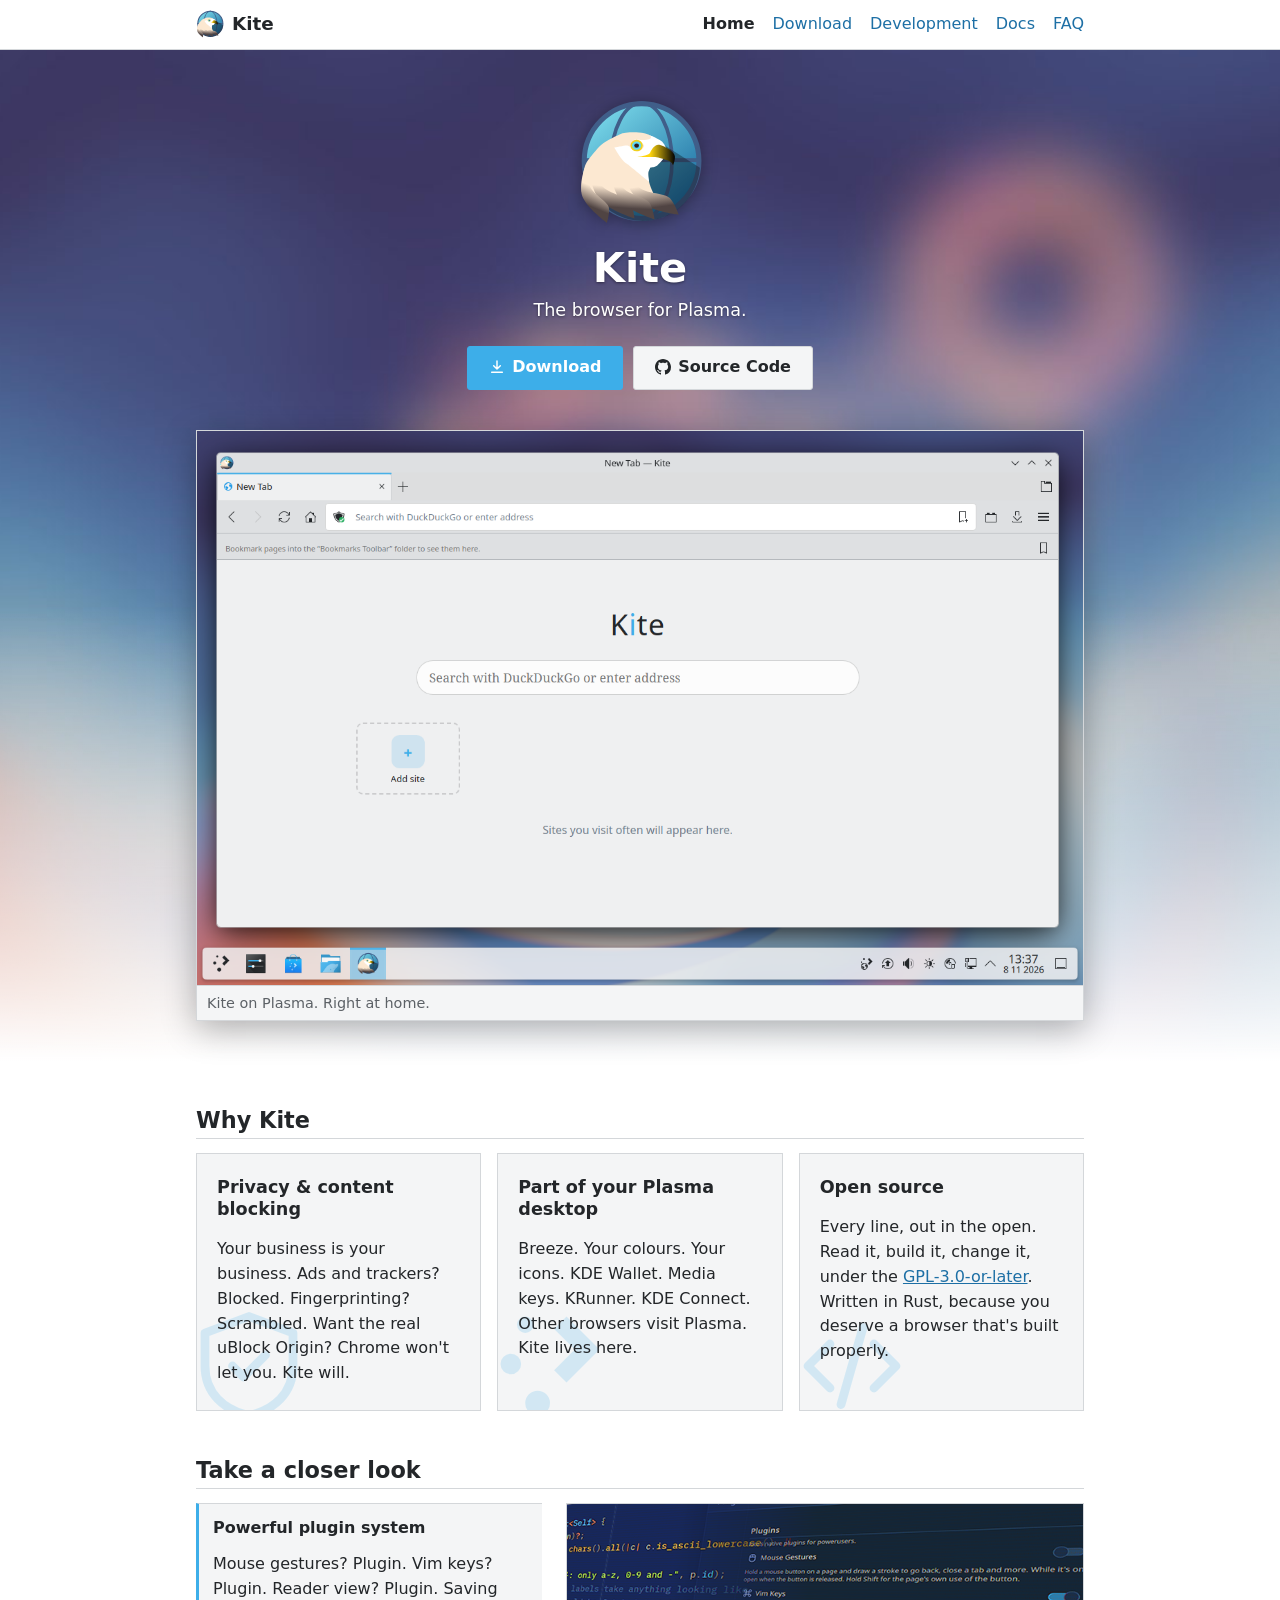
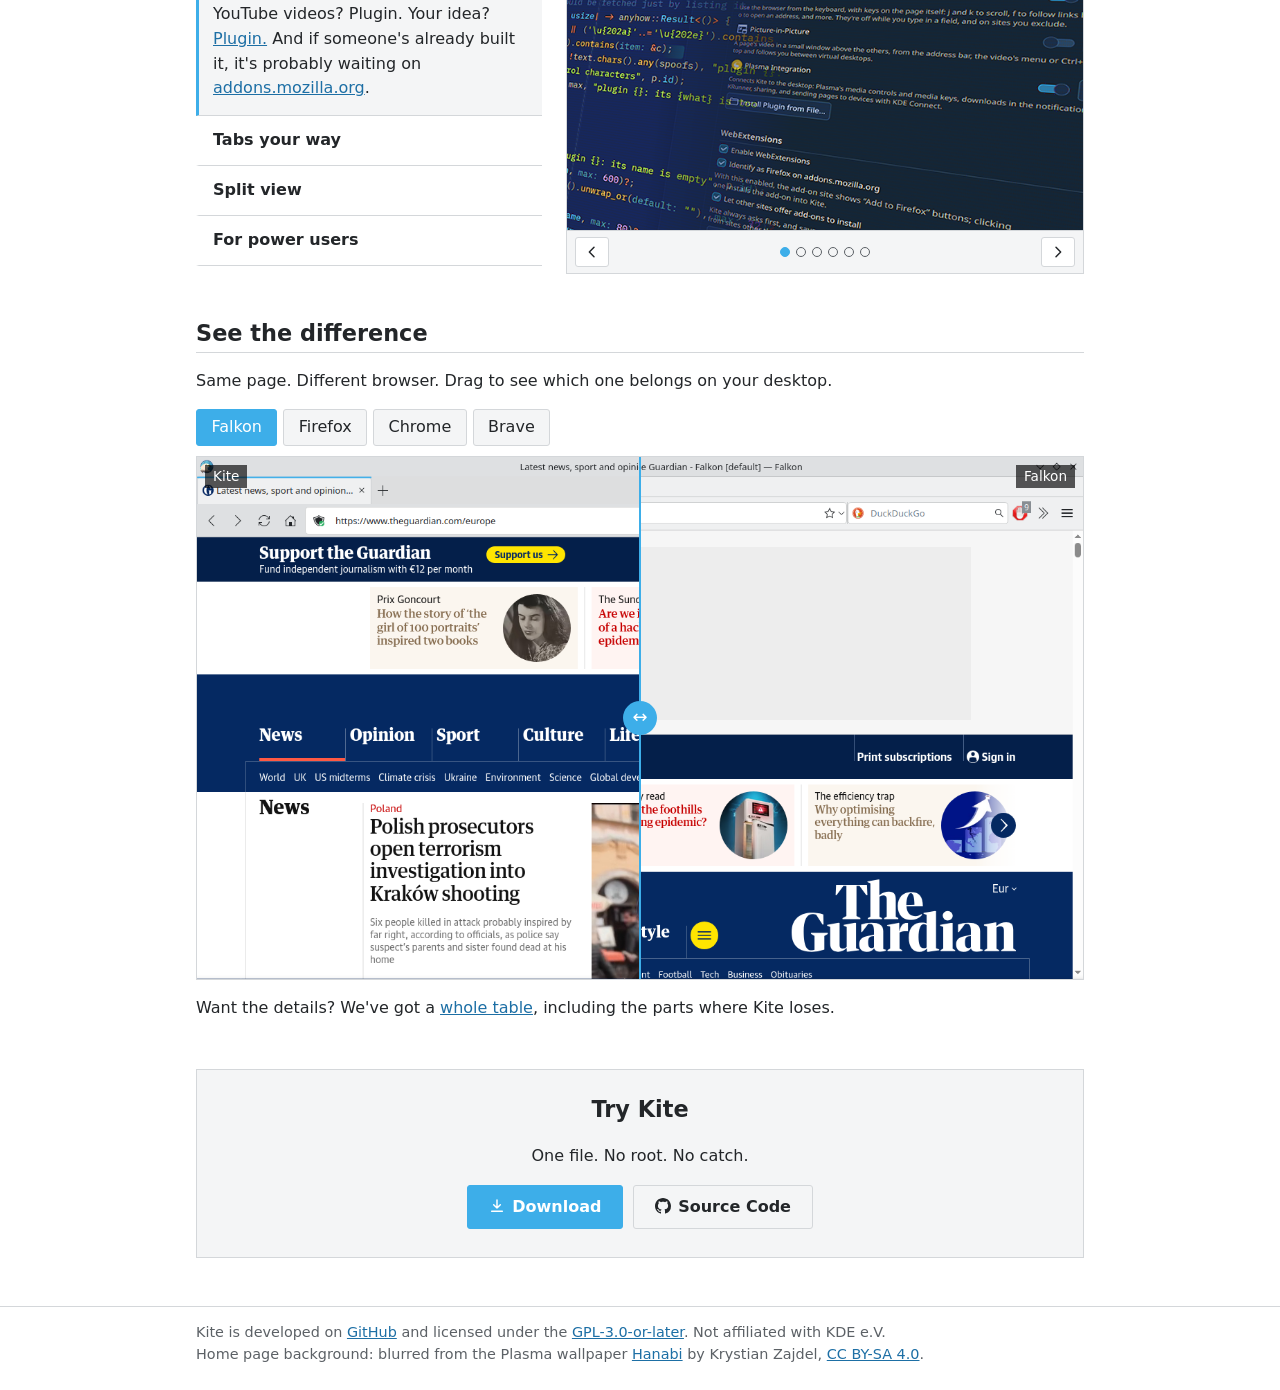
<file: index.html>
<!doctype html>
<html lang="en">
<head>
<meta charset="utf-8">
<meta name="viewport" content="width=device-width, initial-scale=1">
<title>Kite – The browser for Plasma</title>
<meta name="description" content="Kite is a web browser for KDE Plasma, written in Rust, with Firefox add-ons, tree-style tabs, split view and built-in content blocking.">
<link rel="icon" href="images/kite.svg" type="image/svg+xml">
<link rel="stylesheet" href="assets/style.css">
</head>
<body>

<header class="site-header">
  <div class="wrap">
    <a class="brand" href="./"><img src="images/kite.svg" alt="">Kite</a>
    <nav class="site-nav" aria-label="Main">
      <ul>
        <li><a href="./" aria-current="page">Home</a></li>
        <li><a href="download.html">Download</a></li>
        <li><a href="development.html">Development</a></li>
        <li><a href="docs.html">Docs</a></li>
        <li><a href="faq.html">FAQ</a></li>
      </ul>
    </nav>
  </div>
</header>

<main>

<div class="hero-bg">
<div class="wrap">

  <section class="hero">
    <img class="logo" src="images/kite.svg" alt="Kite logo">
    <h1>Kite</h1>
    <p class="tagline">The browser for Plasma.</p>
    <div class="buttons">
      <a class="button primary" href="download.html"><svg class="icon" viewBox="0 0 24 24" aria-hidden="true" fill="none" stroke="currentColor" stroke-width="2.2" stroke-linecap="round" stroke-linejoin="round"><path d="M12 3v12M7 10l5 5 5-5M4 20h16"/></svg>Download</a>
      <a class="button" href="https://github.com/n4n0GH/Kite"><svg class="icon" viewBox="0 0 16 16" aria-hidden="true" fill="currentColor"><path d="M8 0C3.58 0 0 3.58 0 8c0 3.54 2.29 6.53 5.47 7.59.4.07.55-.17.55-.38 0-.19-.01-.82-.01-1.49-2.01.37-2.53-.49-2.69-.94-.09-.23-.48-.94-.82-1.13-.28-.15-.68-.52-.01-.53.63-.01 1.08.58 1.23.82.72 1.21 1.87.87 2.33.66.07-.52.28-.87.51-1.07-1.78-.2-3.64-.89-3.64-3.95 0-.87.31-1.59.82-2.15-.08-.2-.36-1.02.08-2.12 0 0 .67-.21 2.2.82.64-.18 1.32-.27 2-.27.68 0 1.36.09 2 .27 1.53-1.04 2.2-.82 2.2-.82.44 1.1.16 1.92.08 2.12.51.56.82 1.27.82 2.15 0 3.07-1.87 3.75-3.65 3.95.29.25.54.73.54 1.48 0 1.07-.01 1.93-.01 2.2 0 .21.15.46.55.38A8.01 8.01 0 0 0 16 8c0-4.42-3.58-8-8-8z"/></svg>Source Code</a>
    </div>
  </section>

  <figure class="shot">
    <img src="images/screenshots/startpage.png" alt="Kite showing its empty start page"
         onerror="this.outerHTML='<div class=&quot;missing-image&quot;>Screenshot missing: images/screenshots/startpage.png</div>'">
    <figcaption>Kite on Plasma. Right at home.</figcaption>
  </figure>

</div>
</div>

<div class="wrap">

  <h2>Why Kite</h2>
  <div class="pillars">
    <div class="pillar">
      <svg class="pillar-icon" viewBox="0 0 24 24" aria-hidden="true" fill="none" stroke="currentColor" stroke-width="1.6" stroke-linecap="round" stroke-linejoin="round"><path d="M12 3l8 3v6c0 5-3.5 8-8 9-4.5-1-8-4-8-9V6l8-3zM9 12l2 2 4-4"/></svg>
      <h3>Privacy &amp; content blocking</h3>
      <p>Your business is your business. Ads and trackers? Blocked. Fingerprinting? Scrambled. Want the real uBlock Origin? Chrome won't let you. Kite will.</p>
    </div>
    <div class="pillar">
      <svg class="pillar-icon" viewBox="0 0 16 16" aria-hidden="true" fill="currentColor"><path d="M5 2a1 1 0 1 0 0 2 1 1 0 0 0 0-2zM10 2L8.5 3.5 11 6 8.5 8.5 10 10l4-4-4-4zM3.25 6.5a1.25 1.25 0 1 0 0 2.5 1.25 1.25 0 0 0 0-2.5zM6.5 11a1.5 1.5 0 1 0 0 3 1.5 1.5 0 0 0 0-3z"/></svg>
      <h3>Part of your Plasma desktop</h3>
      <p>Breeze. Your colours. Your icons. KDE Wallet. Media keys. KRunner. KDE Connect. Other browsers visit Plasma. Kite lives here.</p>
    </div>
    <div class="pillar">
      <svg class="pillar-icon" viewBox="0 0 24 24" aria-hidden="true" fill="none" stroke="currentColor" stroke-width="1.6" stroke-linecap="round" stroke-linejoin="round"><path d="M8 8l-4 4 4 4M16 8l4 4-4 4M14 5l-4 14"/></svg>
      <h3>Open source</h3>
      <p>Every line, out in the open. Read it, build it, change it, under the <a href="https://github.com/n4n0GH/Kite/blob/master/LICENSE">GPL-3.0-or-later</a>. Written in Rust, because you deserve a browser that's built properly.</p>
    </div>
  </div>

  <h2>Take a closer look</h2>
  <!--
    Each slide belongs to the feature named in its data-for. A feature can have any
    number of slides: add another <figure class="explorer-slide" data-for="tabs"> right
    after its first one. Screenshots go in images/features/.
  -->
  <div class="explorer">
    <div class="explorer-list">
      <details name="explorer" data-key="plugins" open>
        <summary>Powerful plugin system</summary>
        <p>Mouse gestures? Plugin. Vim keys? Plugin. Reader view? Plugin. Saving YouTube videos? Plugin. Your idea? <a href="docs.html?doc=plugins">Plugin.</a> And if someone's already built it, it's probably waiting on <a href="https://addons.mozilla.org">addons.mozilla.org</a>.</p>
      </details>
      <details name="explorer" data-key="tabs">
        <summary>Tabs your way</summary>
        <p>Top. Bottom. Left. Right. Trees. Groups. Containers. Named sessions. Put your tabs wherever you want them. No add-ons, no CSS hacks, no permission slip.</p>
      </details>
      <details name="explorer" data-key="splitview">
        <summary>Split view</summary>
        <p>Two pages. One window. Each side gets its own tabs, because that's how it should have worked all along.</p>
      </details>
      <details name="explorer" data-key="power">
        <summary>For power users</summary>
        <p>Every action, one shortcut away. Every setting, one search away. Rebind any key, browse with Vim keys, give any site its own CSS, scripts or dark mode. Kite assumes you know what you're doing.</p>
      </details>
    </div>
    <div class="explorer-carousel" aria-roledescription="carousel" aria-label="Screenshots">
      <div class="explorer-viewport">
        <div class="explorer-track">
        <figure class="explorer-slide" data-for="plugins">
          <a href="images/features/plugins.png"><img src="images/features/plugins.png" alt="Screenshot: Powerful plugin system" loading="lazy"
             onerror="this.parentNode.outerHTML='<div class=&quot;missing-image&quot;>Screenshot missing: images/features/plugins.png</div>'"></a>
        </figure>
        <figure class="explorer-slide" data-for="tabs">
          <a href="images/features/tabs.png"><img src="images/features/tabs.png" alt="Screenshot: Tabs your way" loading="lazy"
             onerror="this.parentNode.outerHTML='<div class=&quot;missing-image&quot;>Screenshot missing: images/features/tabs.png</div>'"></a>
        </figure>
        <figure class="explorer-slide" data-for="tabs">
          <a href="images/features/tabs-2.png"><img src="images/features/tabs-2.png" alt="Screenshot: Tabs your way" loading="lazy"
             onerror="this.parentNode.outerHTML='<div class=&quot;missing-image&quot;>Screenshot missing: images/features/tabs-2.png</div>'"></a>
        </figure>
        <figure class="explorer-slide" data-for="tabs">
          <a href="images/features/tabs-3.png"><img src="images/features/tabs-3.png" alt="Screenshot: Tabs your way" loading="lazy"
             onerror="this.parentNode.outerHTML='<div class=&quot;missing-image&quot;>Screenshot missing: images/features/tabs-3.png</div>'"></a>
        </figure>
        <figure class="explorer-slide" data-for="splitview">
          <a href="images/features/splitview.png"><img src="images/features/splitview.png" alt="Screenshot: Split view" loading="lazy"
             onerror="this.parentNode.outerHTML='<div class=&quot;missing-image&quot;>Screenshot missing: images/features/splitview.png</div>'"></a>
        </figure>
        <figure class="explorer-slide" data-for="power">
          <a href="images/features/power.png"><img src="images/features/power.png" alt="Screenshot: For power users" loading="lazy"
             onerror="this.parentNode.outerHTML='<div class=&quot;missing-image&quot;>Screenshot missing: images/features/power.png</div>'"></a>
        </figure>
        </div>
      </div>
      <div class="explorer-controls">
        <button type="button" class="explorer-prev" aria-label="Previous screenshot"><svg viewBox="0 0 24 24" aria-hidden="true" fill="none" stroke="currentColor" stroke-width="2.2" stroke-linecap="round" stroke-linejoin="round"><path d="M15 5l-7 7 7 7"/></svg></button>
        <div class="explorer-dots"></div>
        <button type="button" class="explorer-next" aria-label="Next screenshot"><svg viewBox="0 0 24 24" aria-hidden="true" fill="none" stroke="currentColor" stroke-width="2.2" stroke-linecap="round" stroke-linejoin="round"><path d="M9 5l7 7-7 7"/></svg></button>
      </div>
    </div>
  </div>

  <h2>See the difference</h2>
  <p>Same page. Different browser. Drag to see which one belongs on your desktop.</p>
  <div class="compare-tabs" role="group" aria-label="Browser to compare with">
    <!-- Add a browser: one more button. Screenshots must share the same dimensions. -->
    <button type="button" data-name="Falkon" data-src="images/compare/falkon.png">Falkon</button>
    <button type="button" data-name="Firefox" data-src="images/compare/firefox.png">Firefox</button>
    <button type="button" data-name="Chrome" data-src="images/compare/chrome.png">Chrome</button>
    <button type="button" data-name="Brave" data-src="images/compare/brave.png">Brave</button>
  </div>
  <div class="compare" data-kite="images/compare/kite.png"></div>
  <noscript><p class="note">The comparison slider needs JavaScript.</p></noscript>
  <p>Want the details? We've got a <a href="faq.html#comparison">whole table</a>, including the parts where Kite loses.</p>

  <section class="cta">
    <h2>Try Kite</h2>
    <p>One file. No root. No catch.</p>
    <div class="buttons">
      <a class="button primary" href="download.html"><svg class="icon" viewBox="0 0 24 24" aria-hidden="true" fill="none" stroke="currentColor" stroke-width="2.2" stroke-linecap="round" stroke-linejoin="round"><path d="M12 3v12M7 10l5 5 5-5M4 20h16"/></svg>Download</a>
      <a class="button" href="https://github.com/n4n0GH/Kite"><svg class="icon" viewBox="0 0 16 16" aria-hidden="true" fill="currentColor"><path d="M8 0C3.58 0 0 3.58 0 8c0 3.54 2.29 6.53 5.47 7.59.4.07.55-.17.55-.38 0-.19-.01-.82-.01-1.49-2.01.37-2.53-.49-2.69-.94-.09-.23-.48-.94-.82-1.13-.28-.15-.68-.52-.01-.53.63-.01 1.08.58 1.23.82.72 1.21 1.87.87 2.33.66.07-.52.28-.87.51-1.07-1.78-.2-3.64-.89-3.64-3.95 0-.87.31-1.59.82-2.15-.08-.2-.36-1.02.08-2.12 0 0 .67-.21 2.2.82.64-.18 1.32-.27 2-.27.68 0 1.36.09 2 .27 1.53-1.04 2.2-.82 2.2-.82.44 1.1.16 1.92.08 2.12.51.56.82 1.27.82 2.15 0 3.07-1.87 3.75-3.65 3.95.29.25.54.73.54 1.48 0 1.07-.01 1.93-.01 2.2 0 .21.15.46.55.38A8.01 8.01 0 0 0 16 8c0-4.42-3.58-8-8-8z"/></svg>Source Code</a>
    </div>
  </section>

</div>
</main>

<footer class="site-footer">
  <div class="wrap">
    Kite is developed on <a href="https://github.com/n4n0GH/Kite">GitHub</a> and licensed under the <a href="https://github.com/n4n0GH/Kite/blob/master/LICENSE">GPL-3.0-or-later</a>.
    Not affiliated with KDE e.V.<br>
    Home page background: blurred from the Plasma wallpaper
    <a href="https://invent.kde.org/plasma/breeze/-/tree/master/wallpapers/Next">Hanabi</a>
    by Krystian Zajdel,
    <a href="https://creativecommons.org/licenses/by-sa/4.0/">CC BY-SA 4.0</a>.
  </div>
</footer>

<script src="assets/compare.js"></script>
<script src="assets/explorer.js"></script>
</body>
</html>
</file>
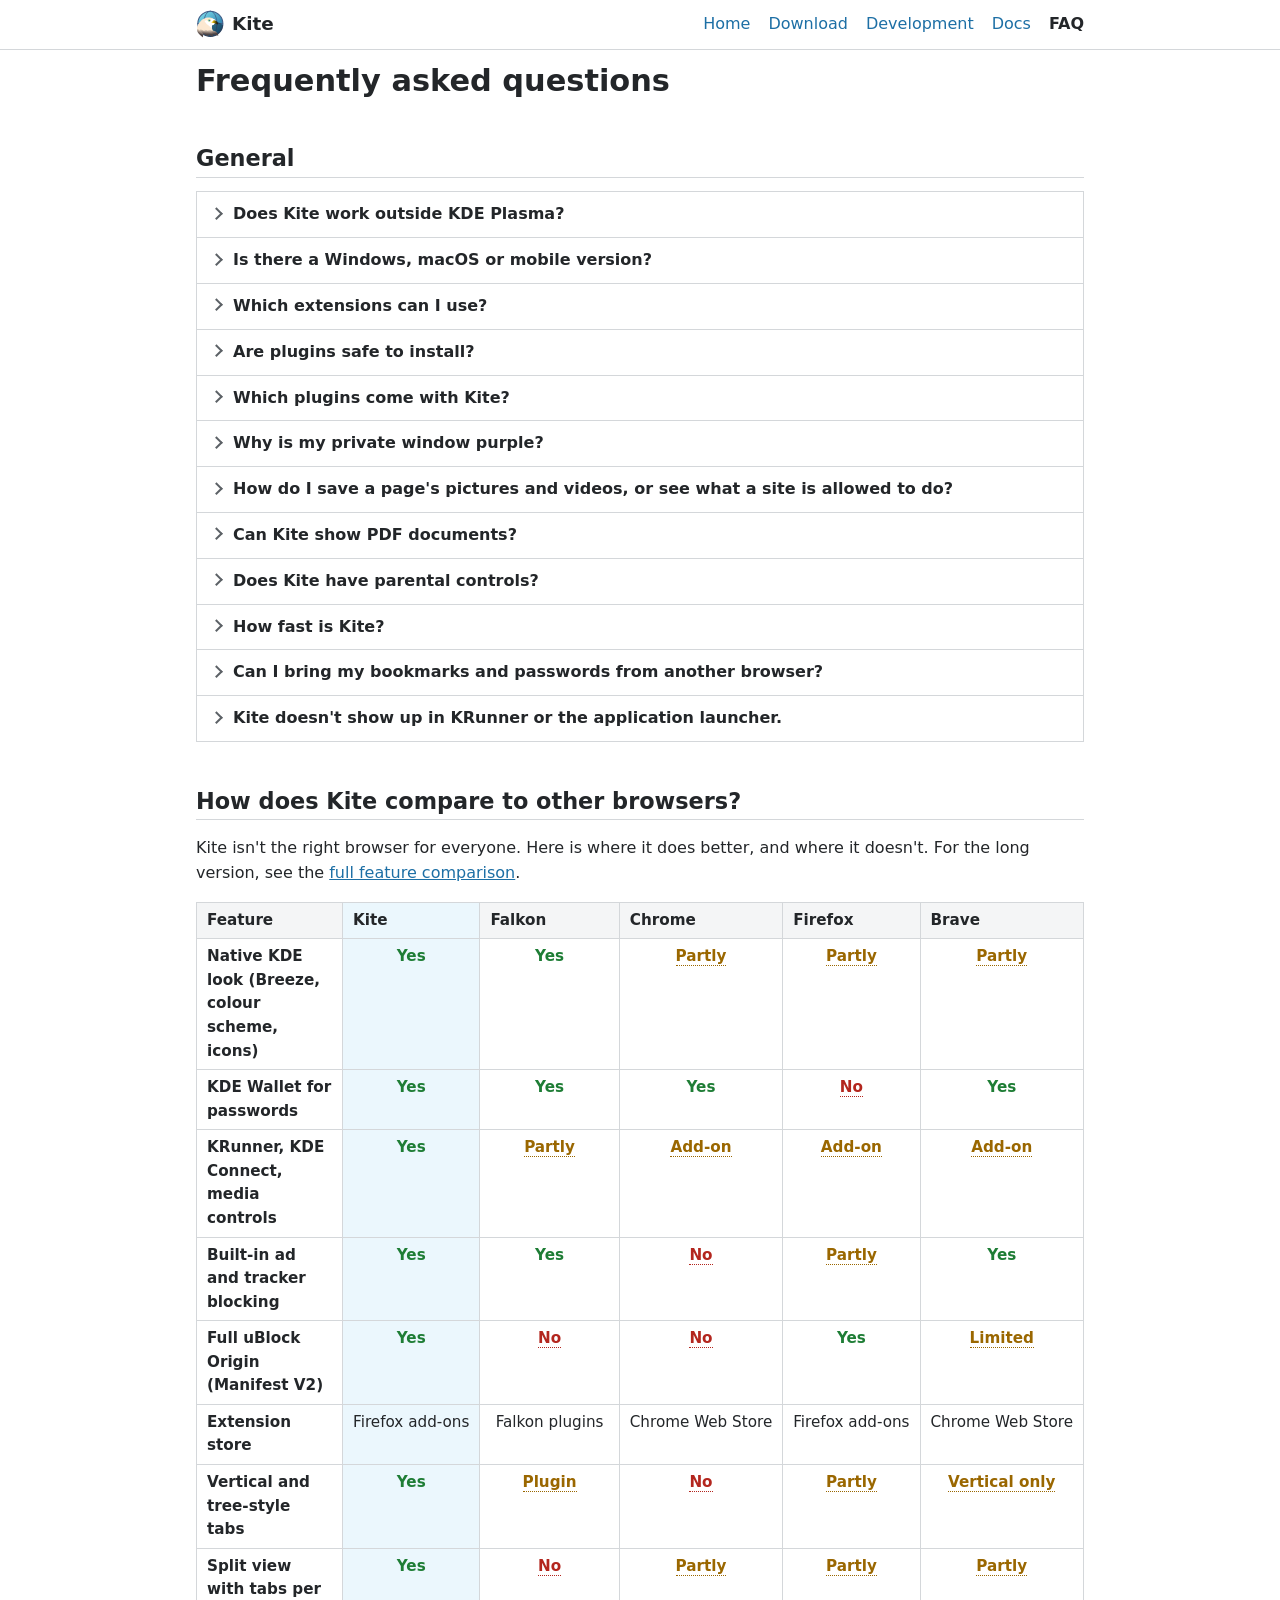
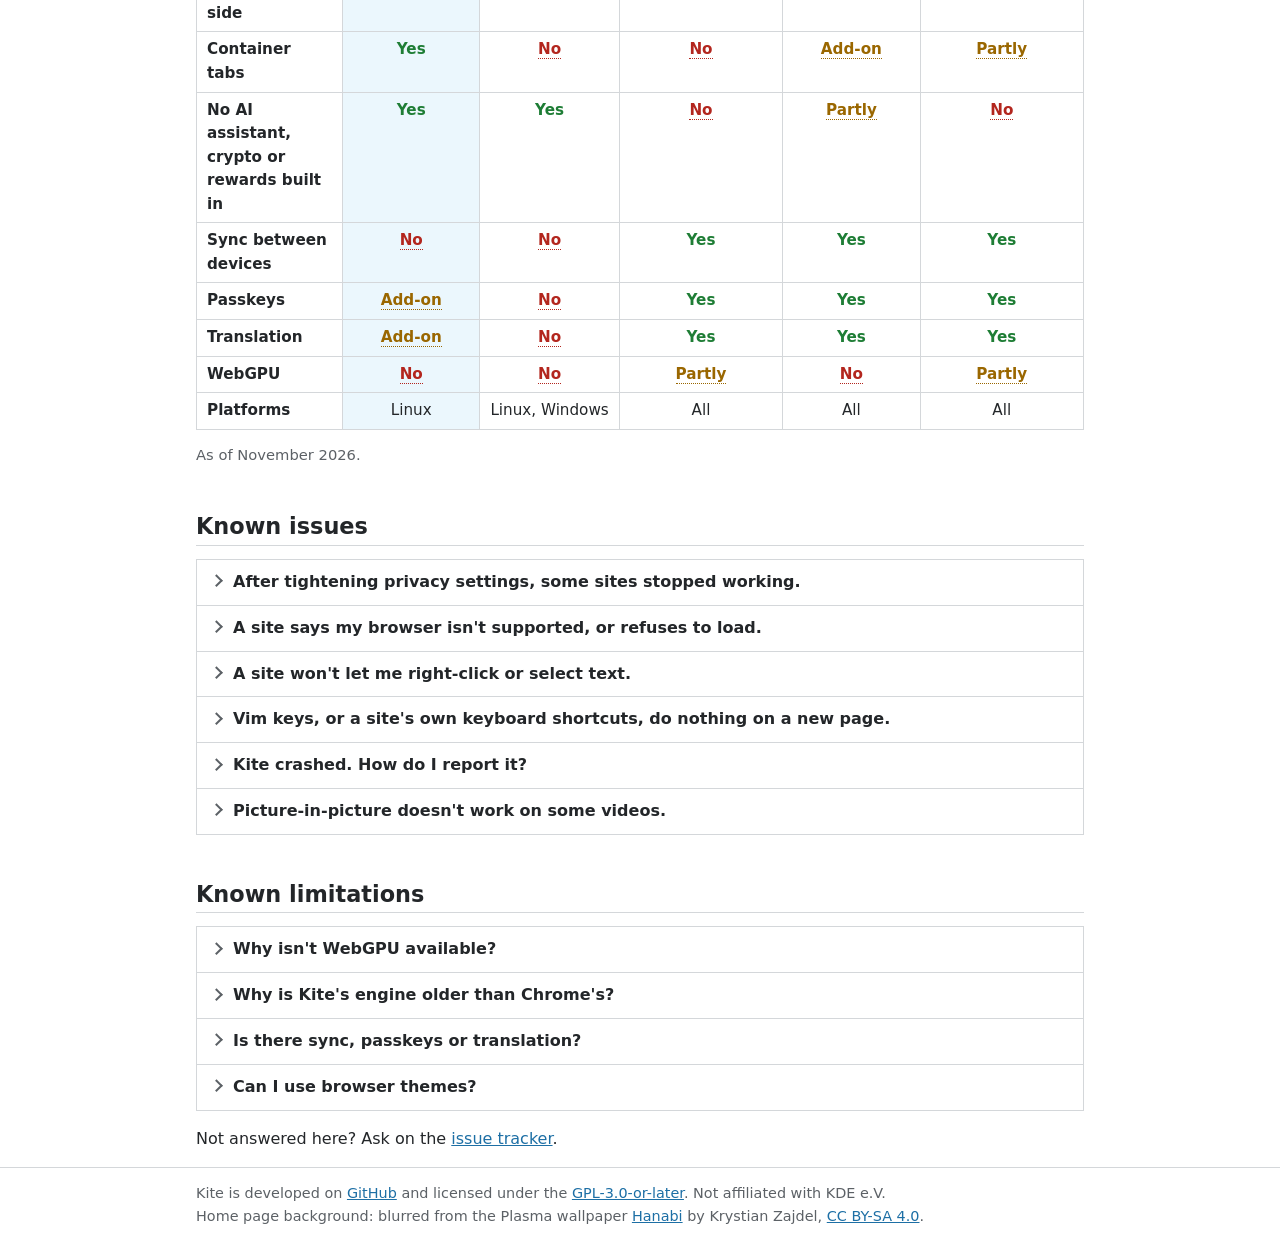
<file: faq.html>
<!doctype html>
<html lang="en">
<head>
<meta charset="utf-8">
<meta name="viewport" content="width=device-width, initial-scale=1">
<title>FAQ – Kite</title>
<link rel="icon" href="images/kite.svg" type="image/svg+xml">
<link rel="stylesheet" href="assets/style.css">
</head>
<body>

<header class="site-header">
  <div class="wrap">
    <a class="brand" href="./"><img src="images/kite.svg" alt="">Kite</a>
    <nav class="site-nav" aria-label="Main">
      <ul>
        <li><a href="./">Home</a></li>
        <li><a href="download.html">Download</a></li>
        <li><a href="development.html">Development</a></li>
        <li><a href="docs.html">Docs</a></li>
        <li><a href="faq.html" aria-current="page">FAQ</a></li>
      </ul>
    </nav>
  </div>
</header>

<main class="wrap">

  <h1>Frequently asked questions</h1>

  <h2>General</h2>
  <div class="faq">
    <details>
      <summary>Does Kite work outside KDE Plasma?</summary>
      <div class="answer">
      Yes, on any Linux desktop. Plasma-specific features such as KRunner search, KDE Connect,
      KDE Wallet and the Breeze look need Plasma to be there.
      </div>
    </details>
    <details>
      <summary>Is there a Windows, macOS or mobile version?</summary>
      <div class="answer">
No. Kite is Linux only.
      </div>
    </details>
    <details>
      <summary>Which extensions can I use?</summary>
      <div class="answer">
      Firefox add-ons from <a href="https://addons.mozilla.org">addons.mozilla.org</a>, both
      Manifest V2 and V3. Kite covers the common WebExtensions APIs, but not all of Firefox's:
      add-ons that need containers, <code>find</code>, <code>dns</code>, themes or
      <code>filterResponseData</code> won't work fully. Chrome Web Store extensions aren't supported.
      </div>
    </details>
    <details>
      <summary>Are plugins safe to install?</summary>
      <div class="answer">
        <p>
          Only install plugins from people you trust. Unlike Firefox add-ons, a native plugin
          runs inside Kite with no sandbox, signing or review. Once switched on, it can read
          your saved logins, cookies and history, and see and change every page, including in
          private windows. Installing one is like installing a program.
        </p>
        <p>
          Kite asks before anything runs: an installed plugin stays off until you turn it on in
          Settings → Plugins &amp; Extensions. If an add-on from
          <a href="https://addons.mozilla.org">addons.mozilla.org</a> can do the job, prefer it,
          as add-ons only get the permissions they ask for.
        </p>
      </div>
    </details>
    <details>
      <summary>Which plugins come with Kite?</summary>
      <div class="answer">
      <p>
        Mouse gestures, Vim keys, Reader View, Picture-in-Picture, Plasma Integration and
        YouTube Download. Switch them on or off in Settings → Plugins &amp; Extensions, or from
        the command palette. Each has its own settings page there.
      </p>
      <p>
        YouTube Download adds a button to the address bar on YouTube videos, which saves the
        video in the quality you choose. It's off by default and needs
        <a href="https://github.com/yt-dlp/yt-dlp">yt-dlp</a> installed, and ffmpeg for the
        best quality. Without yt-dlp the button doesn't show. The Flatpak comes with yt-dlp.
      </p>
      </div>
    </details>
    <details>
      <summary>Why is my private window purple?</summary>
      <div class="answer">
      So you can tell it from a normal window at a glance. Kite colours a private window's
      toolbars, tab bar and, on Plasma, its titlebar a dark violet. To turn it off, untick
      "Purple chrome" in Settings → Privacy → Private Windows.
      </div>
    </details>
    <details>
      <summary>How do I save a page's pictures and videos, or see what a site is allowed to do?</summary>
      <div class="answer">
      <p>
        With Page Info, new in Kite 0.10.0. Open it from the menu, the page's right-click menu,
        the command palette, or the security icon in the address bar. It has no shortcut of its
        own, but you can give it one in Settings → Shortcuts.
      </p>
      <p>
        Media lists the page's pictures, sound and video with a preview, to save one at a time
        or all at once into a folder. Video a site streams in pieces, as YouTube does, can't be
        saved from there. Permissions has everything the site can be allowed or denied, while
        the popup on the security icon only lists what it's allowed or is using. General has
        the page's technical details and meta tags, and Security its connection and what Kite
        keeps of the site: history, cookies and saved logins.
      </p>
      </div>
    </details>
    <details>
      <summary>Can Kite show PDF documents?</summary>
      <div class="answer">
      Yes, since Kite 0.10.2. A PDF opens in the tab, with a list of its pages, search (Ctrl+F),
      printing and a button to save it. Earlier versions downloaded the file. If you'd rather
      have that, untick "PDF documents: Show in the tab" in Settings → Browsing.
      </div>
    </details>
    <details>
      <summary>Does Kite have parental controls?</summary>
      <div class="answer">
      <p>
        Yes, since Kite 0.10.6. A profile can be a child's: it blocks adult sites by
        community-kept lists, holds search engines to their safe search, can't install
        extensions or plugins, and can't be left for another profile without the parent
        password. Tick "This is a child's profile" when you make a profile in the profile
        picker, or set it up in Settings → Parental Controls. There you also choose what the
        profile may do, and add sites of your own to block or allow.
      </p>
      <p>
        It works inside Kite: it doesn't stop another browser, or someone who can change files
        in the home folder. For that, give the child a system account of their own.
      </p>
      </div>
    </details>
    <details>
      <summary>How fast is Kite?</summary>
      <div class="answer">
      <p>Measured for the 0.10.3 release:</p>
      <div class="table-scroll">
        <table>
          <thead>
            <tr>
              <th scope="col"></th>
              <th scope="col" class="kite">Kite 0.10.3</th>
              <th scope="col">Falkon 26.08.3</th>
              <th scope="col">Firefox 159</th>
            </tr>
          </thead>
          <tbody>
            <tr>
              <th scope="row">Startup (median of 6)</th>
              <td class="c kite">0.68 s</td>
              <td class="c"><strong>0.64 s</strong></td>
              <td class="c">1.07 s</td>
            </tr>
            <tr>
              <th scope="row">Memory, 5 sites (median of 3)</th>
              <td class="c kite">843 MB</td>
              <td class="c"><strong>785 MB</strong></td>
              <td class="c">1297 MB</td>
            </tr>
            <tr>
              <th scope="row">Idle CPU (median of 3)</th>
              <td class="c kite"><strong>2.9 %</strong></td>
              <td class="c">7.9 %</td>
              <td class="c">8.7 %</td>
            </tr>
            <tr>
              <th scope="row">Speedometer 3.1 (median of 4)</th>
              <td class="c kite"><strong>25.8</strong></td>
              <td class="c">25.2</td>
              <td class="c">24.6</td>
            </tr>
          </tbody>
        </table>
      </div>
      <p>
        The best result in each row is in bold. How these were measured, and memory with up to
        19 pages open, is in the <a href="docs.html?doc=performance">performance report</a>.
        The releases on the way to 1.0 will focus on performance.
      </p>
      </div>
    </details>
    <details>
      <summary>Can I bring my bookmarks and passwords from another browser?</summary>
      <div class="answer">
      <p>
        Yes. The first time you start Kite, it looks for other browsers on your computer and
        offers to import their bookmarks: Firefox, LibreWolf, Waterfox, Chrome, Chromium, Brave,
        Edge, Vivaldi, Opera and Falkon, including Flatpak and Snap installs. You can come back
        to that page any time at <code>kite:welcome</code>.
      </p>
      <p>
        The Flatpak can't see other browsers' profiles from inside its sandbox, unless you
        allow it with Flatseal or <code>flatpak override</code>. Importing from files works
        either way.
      </p>
      <p>
        Bookmarks can also be imported from an exported HTML file or Falkon's
        <code>bookmarks.json</code>. Passwords come in from CSV files (Firefox, Chrome,
        Bitwarden) or Falkon's XML export.
      </p>
      </div>
    </details>
    <details>
      <summary>Kite doesn't show up in KRunner or the application launcher.</summary>
      <div class="answer">
      After installing, restart KRunner once with
      <code>systemctl --user restart plasma-krunner</code>. The application launcher picks Kite
      up at your next login.
      </div>
    </details>
  </div>

  <h2 id="comparison">How does Kite compare to other browsers?</h2>
  <p>
    Kite isn't the right browser for everyone. Here is where it does better, and where it
    doesn't. For the long version, see the
    <a href="https://github.com/n4n0GH/Kite/blob/master/FEATURE_COMPARISON.md">full feature comparison</a>.
  </p>
  <div class="table-scroll">
    <table>
      <thead>
        <tr>
          <th scope="col">Feature</th>
          <th scope="col" class="kite">Kite</th>
          <th scope="col">Falkon</th>
          <th scope="col">Chrome</th>
          <th scope="col">Firefox</th>
          <th scope="col">Brave</th>
        </tr>
      </thead>
      <tbody>
        <tr>
          <th scope="row">Native KDE look (Breeze, colour scheme, icons)</th>
          <td class="c kite"><span class="yes">Yes</span></td>
          <td class="c"><span class="yes">Yes</span></td>
          <td class="c"><span class="part tip" tabindex="0" data-tip="Can follow the Qt or GTK theme for some colours, but draws its own interface.">Partly</span></td>
          <td class="c"><span class="part tip" tabindex="0" data-tip="Follows the GTK theme, not KDE&#x27;s own widgets.">Partly</span></td>
          <td class="c"><span class="part tip" tabindex="0" data-tip="Can follow the Qt or GTK theme for some colours, but draws its own interface.">Partly</span></td>
        </tr>
        <tr>
          <th scope="row">KDE Wallet for passwords</th>
          <td class="c kite"><span class="yes">Yes</span></td>
          <td class="c"><span class="yes">Yes</span></td>
          <td class="c"><span class="yes">Yes</span></td>
          <td class="c"><span class="no tip" tabindex="0" data-tip="Keeps passwords in its own store.">No</span></td>
          <td class="c"><span class="yes">Yes</span></td>
        </tr>
        <tr>
          <th scope="row">KRunner, KDE Connect, media controls</th>
          <td class="c kite"><span class="yes">Yes</span></td>
          <td class="c"><span class="part tip" tabindex="0" data-tip="KDE Connect and sharing through its KDE Frameworks plugin; no KRunner search.">Partly</span></td>
          <td class="c"><span class="part tip" tabindex="0" data-tip="Through the Plasma Browser Integration add-on.">Add-on</span></td>
          <td class="c"><span class="part tip" tabindex="0" data-tip="Through the Plasma Browser Integration add-on.">Add-on</span></td>
          <td class="c"><span class="part tip" tabindex="0" data-tip="Through the Plasma Browser Integration add-on.">Add-on</span></td>
        </tr>
        <tr>
          <th scope="row">Built-in ad and tracker blocking</th>
          <td class="c kite"><span class="yes">Yes</span></td>
          <td class="c"><span class="yes">Yes</span></td>
          <td class="c"><span class="no tip" tabindex="0" data-tip="Only blocks ads Google classes as abusive.">No</span></td>
          <td class="c"><span class="part tip" tabindex="0" data-tip="Blocks known trackers, not ads.">Partly</span></td>
          <td class="c"><span class="yes">Yes</span></td>
        </tr>
        <tr>
          <th scope="row">Full uBlock Origin (Manifest V2)</th>
          <td class="c kite"><span class="yes">Yes</span></td>
          <td class="c"><span class="no tip" tabindex="0" data-tip="No WebExtensions support at all.">No</span></td>
          <td class="c"><span class="no tip" tabindex="0" data-tip="Manifest V2 is gone; only uBlock Origin Lite runs.">No</span></td>
          <td class="c"><span class="yes">Yes</span></td>
          <td class="c"><span class="part tip" tabindex="0" data-tip="Kept Manifest V2 for a few extensions only, for a limited time.">Limited</span></td>
        </tr>
        <tr>
          <th scope="row">Extension store</th>
          <td class="c kite">Firefox add-ons</td>
          <td class="c">Falkon plugins</td>
          <td class="c">Chrome Web Store</td>
          <td class="c">Firefox add-ons</td>
          <td class="c">Chrome Web Store</td>
        </tr>
        <tr>
          <th scope="row">Vertical and tree-style tabs</th>
          <td class="c kite"><span class="yes">Yes</span></td>
          <td class="c"><span class="part tip" tabindex="0" data-tip="Through its Vertical Tabs plugin.">Plugin</span></td>
          <td class="c"><span class="no tip" tabindex="0" data-tip="Vertical tabs are experimental; no tree-style tabs.">No</span></td>
          <td class="c"><span class="part tip" tabindex="0" data-tip="Vertical tabs built in; tree-style needs an add-on.">Partly</span></td>
          <td class="c"><span class="part tip" tabindex="0" data-tip="Vertical tabs, but no tree-style nesting.">Vertical only</span></td>
        </tr>
        <tr>
          <th scope="row">Split view with tabs per side</th>
          <td class="c kite"><span class="yes">Yes</span></td>
          <td class="c"><span class="no tip" tabindex="0" data-tip="Not available.">No</span></td>
          <td class="c"><span class="part tip" tabindex="0" data-tip="Two pages joined in a single tab, sharing one tab strip.">Partly</span></td>
          <td class="c"><span class="part tip" tabindex="0" data-tip="Two pages joined in a single tab, sharing one tab strip. New, or still in testing.">Partly</span></td>
          <td class="c"><span class="part tip" tabindex="0" data-tip="Two pages joined in a single tab, sharing one tab strip.">Partly</span></td>
        </tr>
        <tr>
          <th scope="row">Container tabs</th>
          <td class="c kite"><span class="yes">Yes</span></td>
          <td class="c"><span class="no tip" tabindex="0" data-tip="Not available.">No</span></td>
          <td class="c"><span class="no tip" tabindex="0" data-tip="Uses separate profiles instead.">No</span></td>
          <td class="c"><span class="part tip" tabindex="0" data-tip="Through Mozilla&#x27;s Multi-Account Containers add-on.">Add-on</span></td>
          <td class="c"><span class="part tip" tabindex="0" data-tip="Still being rolled out.">Partly</span></td>
        </tr>
        <tr>
          <th scope="row">No AI assistant, crypto or rewards built in</th>
          <td class="c kite"><span class="yes">Yes</span></td>
          <td class="c"><span class="yes">Yes</span></td>
          <td class="c"><span class="no tip" tabindex="0" data-tip="Ships with Gemini built in.">No</span></td>
          <td class="c"><span class="part tip" tabindex="0" data-tip="Has an optional AI chatbot sidebar.">Partly</span></td>
          <td class="c"><span class="no tip" tabindex="0" data-tip="Ships with the Leo assistant, a crypto wallet and Brave Rewards, all optional.">No</span></td>
        </tr>
        <tr>
          <th scope="row">Sync between devices</th>
          <td class="c kite"><span class="no tip" tabindex="0" data-tip="No account system, so nothing to sync with.">No</span></td>
          <td class="c"><span class="no tip" tabindex="0" data-tip="No account system, so nothing to sync with.">No</span></td>
          <td class="c"><span class="yes">Yes</span></td>
          <td class="c"><span class="yes">Yes</span></td>
          <td class="c"><span class="yes">Yes</span></td>
        </tr>
        <tr>
          <th scope="row">Passkeys</th>
          <td class="c kite"><span class="part tip" tabindex="0" data-tip="Not built in; passkeys kept in a password manager add-on work (checked with Bitwarden).">Add-on</span></td>
          <td class="c"><span class="no tip" tabindex="0" data-tip="Not supported.">No</span></td>
          <td class="c"><span class="yes">Yes</span></td>
          <td class="c"><span class="yes">Yes</span></td>
          <td class="c"><span class="yes">Yes</span></td>
        </tr>
        <tr>
          <th scope="row">Translation</th>
          <td class="c kite"><span class="part tip" tabindex="0" data-tip="Not built in; Firefox translation add-ons work.">Add-on</span></td>
          <td class="c"><span class="no tip" tabindex="0" data-tip="Not built in.">No</span></td>
          <td class="c"><span class="yes">Yes</span></td>
          <td class="c"><span class="yes">Yes</span></td>
          <td class="c"><span class="yes">Yes</span></td>
        </tr>
        <tr>
          <th scope="row">WebGPU</th>
          <td class="c kite"><span class="no tip" tabindex="0" data-tip="QtWebEngine's Chromium 140 doesn't enable WebGPU on Linux.">No</span></td>
          <td class="c"><span class="no tip" tabindex="0" data-tip="QtWebEngine's Chromium doesn't enable WebGPU on Linux.">No</span></td>
          <td class="c"><span class="part tip" tabindex="0" data-tip="On by default only for Intel Gen12+ GPUs, and NVIDIA on Wayland; others need a flag.">Partly</span></td>
          <td class="c"><span class="no tip" tabindex="0" data-tip="Only in Nightly builds or behind a setting on Linux.">No</span></td>
          <td class="c"><span class="part tip" tabindex="0" data-tip="Built on Chrome's Chromium, so likely the same GPU limits.">Partly</span></td>
        </tr>
        <tr>
          <th scope="row">Platforms</th>
          <td class="c kite">Linux</td>
          <td class="c">Linux, Windows</td>
          <td class="c">All</td>
          <td class="c">All</td>
          <td class="c">All</td>
        </tr>
      </tbody>
    </table>
  </div>
  <p class="note">As of November 2026.</p>

  <h2>Known issues</h2>
  <div class="faq">
    <details>
      <summary>After tightening privacy settings, some sites stopped working.</summary>
      <div class="answer">
      <p>
        The stricter you set Kite, the more sites break. Common examples:
      </p>
      <ul>
        <li>Embedded YouTube videos don't play, or show an error.</li>
        <li>Signing in to Google services (Gmail, YouTube, Drive) fails or loops.</li>
        <li>Maps don't load, or show blank tiles.</li>
        <li>Video calls can't connect.</li>
      </ul>
      <p>
        The usual culprits are blocking all cookies, fingerprint protection, strict WebRTC
        settings and aggressive filter lists. Rather than loosening them everywhere, use the
        site settings button in the address bar to relax them for the site that's
        misbehaving, and try a private window to check whether your settings are the cause.
      </p>
      </div>
    </details>
    <details>
      <summary>A site says my browser isn't supported, or refuses to load.</summary>
      <div class="answer">
      <p>
        Some sites check the user agent, the name your browser gives itself, and turn away
        browsers they don't recognise. Kite can give a different one, for all sites in
        Settings → Browsing, or for one site with the site settings button in the address bar.
        Choose a common browser's, Kite's own (naming QtWebEngine), or type your own. Pages see
        the same name the server does.
      </p>
      <p>
        Some sites need it the other way round: invent.kde.org, for one, turns away the common
        user agent and lets Kite's own through.
      </p>
      </div>
    </details>
    <details>
      <summary>A site won't let me right-click or select text.</summary>
      <div class="answer">
      Kite doesn't let pages keep either from you. When a page cancels the right-click menu
      without showing one of its own, Kite opens its menu anyway, and Shift+right-click always
      opens Kite's. Text a page blocks from being selected can still be selected and copied.
      Both are on by default and can be turned off in Settings → Browsing. Web apps' own menus
      and controls are left alone.
      </div>
    </details>
    <details>
      <summary>Vim keys, or a site's own keyboard shortcuts, do nothing on a new page.</summary>
      <div class="answer">
      <p>
        This happened with an input method such as IBus or Fcitx running. It could stay switched
        on for a page that followed one with the keyboard in a text field, and turned letters
        into typed text, which a page with nothing to type into drops.
      </p>
      <p>
        Kite 0.9.14 has a possible fix, not yet confirmed with Plasma's own input method. If the
        keys still go quiet for you, please
        <a href="https://github.com/n4n0GH/Kite/issues/new">open an issue</a> and attach
        <code>kite.log</code>, which says when the fix stepped in. It's in
        <code>~/.local/share/kite/logs/&lt;profile&gt;/</code>
        (<code>~/.var/app/io.github.n4n0gh.kite/data/kite/logs/&lt;profile&gt;/</code> for the
        Flatpak).
      </p>
      </div>
    </details>
    <details>
      <summary>Kite crashed. How do I report it?</summary>
      <div class="answer">
      <p>
        The next time you start Kite, it shows a report of the crash, with buttons to view it,
        copy it, or open its folder. You can find it again under Help, in the command palette,
        or in Settings → General. Please
        <a href="https://github.com/n4n0GH/Kite/issues/new">open an issue</a> and attach it.
      </p>
      <p>
        Nothing is sent anywhere. The report and Kite's log stay in
        <code>~/.local/share/kite/logs/&lt;profile&gt;/</code>
        (<code>~/.var/app/io.github.n4n0gh.kite/data/kite/logs/&lt;profile&gt;/</code> for the
        Flatpak), and addresses from private windows are scrambled in both.
      </p>
      </div>
    </details>
    <details>
      <summary>Picture-in-picture doesn't work on some videos.</summary>
      <div class="answer">
      Kite brings its own picture-in-picture, since QtWebEngine has none. It doesn't work for
      videos inside frames, and sites can't start it themselves.
      </div>
    </details>
  </div>

  <h2>Known limitations</h2>
  <div class="faq">
    <details>
      <summary>Why isn't WebGPU available?</summary>
      <div class="answer">
      Kite's engine is QtWebEngine, which is built from Chromium. Chromium doesn't enable
      WebGPU on Linux yet, so Kite can't either. It will arrive once Chromium ships it on Linux
      and QtWebEngine catches up.
      </div>
    </details>
    <details>
      <summary>Why is Kite's engine older than Chrome's?</summary>
      <div class="answer">
      QtWebEngine follows Chromium a few releases behind, and Kite gets newer engines as
      new Qt versions come out. Qt backports Chromium's security fixes in between.
      </div>
    </details>
    <details>
      <summary>Is there sync, passkeys or translation?</summary>
      <div class="answer">
      Not yet. Kite has no account system, so no sync between devices. Card autofill,
      built-in translation and installing sites as apps are also missing. Passkeys work, since
      Kite 0.10.9, when a password manager add-on keeps them (checked with Bitwarden); Kite has
      none of its own, and no dialog for security keys.
      </div>
    </details>
    <details>
      <summary>Can I use browser themes?</summary>
      <div class="answer">
      No. Kite follows your KDE colour scheme and icon theme instead. Change those in
      System Settings and Kite follows along, without a restart. Since 0.9.13 the Flatpak does too.
      </div>
    </details>
  </div>

  <p>
    Not answered here? Ask on the
    <a href="https://github.com/n4n0GH/Kite/issues">issue tracker</a>.
  </p>

</main>

<footer class="site-footer">
  <div class="wrap">
    Kite is developed on <a href="https://github.com/n4n0GH/Kite">GitHub</a> and licensed under the <a href="https://github.com/n4n0GH/Kite/blob/master/LICENSE">GPL-3.0-or-later</a>.
    Not affiliated with KDE e.V.<br>
    Home page background: blurred from the Plasma wallpaper
    <a href="https://invent.kde.org/plasma/breeze/-/tree/master/wallpapers/Next">Hanabi</a>
    by Krystian Zajdel,
    <a href="https://creativecommons.org/licenses/by-sa/4.0/">CC BY-SA 4.0</a>.
  </div>
</footer>

</body>
</html>
</file>
<file: assets/style.css>
/* Kite website – deliberately plain. */

:root {
  --bg: #ffffff;
  --fg: #232629;
  --muted: #5c6166;
  --border: #d4d7da;
  --panel: #f4f5f6;
  --link: #1d6fa5;
  --accent: #3daee9;      /* Breeze blue */
  --accent-fg: #ffffff;
  --yes: #1e7d35;
  --part: #9a6700;
  --no: #b3261e;
  --hl-comment: #6b7075;
  --hl-keyword: #8e3fa8;
  --hl-string: #1e7d35;
  --hl-number: #9a6700;
  --hl-title: #1d6fa5;
  --hl-type: #0b7378;
  --hl-builtin: #b3261e;
}

@media (prefers-color-scheme: dark) {
  :root {
    --bg: #1b1e20;
    --fg: #e4e6e8;
    --muted: #a3a8ad;
    --border: #3b4045;
    --panel: #232629;
    --link: #6cc1f0;
    --accent: #3daee9;
    --accent-fg: #0d1214;
    --yes: #5fcf7a;
    --part: #e0b34a;
    --no: #f07b72;
    --hl-comment: #8f959b;
    --hl-keyword: #c79bea;
    --hl-string: #5fcf7a;
    --hl-number: #e0b34a;
    --hl-title: #6cc1f0;
    --hl-type: #5fd0d0;
    --hl-builtin: #f07b72;
  }
}

* { box-sizing: border-box; }

html { -webkit-text-size-adjust: 100%; }

body {
  margin: 0;
  background: var(--bg);
  color: var(--fg);
  font-family: "Noto Sans", "Oxygen", "DejaVu Sans", "Helvetica Neue", Arial, sans-serif;
  font-size: 16px;
  line-height: 1.55;
}

a { color: var(--link); }
a:hover { text-decoration: none; }

code, pre, kbd {
  font-family: "Hack", "DejaVu Sans Mono", "Noto Sans Mono", monospace;
  font-size: 0.92em;
}
pre {
  background: var(--panel);
  border: 1px solid var(--border);
  padding: 0.75em 1em;
  overflow-x: auto;
}

/* Copy button on code blocks (added by assets/highlight.js) */
.code-block { position: relative; margin: 1em 0; }
.code-block pre { margin: 0; }
.copy-button {
  position: absolute;
  top: 6px;
  right: 6px;
  padding: 0.15em 0.6em;
  border: 1px solid var(--border);
  border-radius: 3px;
  background: var(--bg);
  color: var(--muted);
  font: inherit;
  font-size: 0.8em;
  cursor: pointer;
  opacity: 0;
  transition: opacity 0.12s;
}
.code-block:hover .copy-button,
.copy-button:focus-visible { opacity: 1; }
.copy-button:hover { border-color: var(--accent); color: var(--fg); }
@media (hover: none) {
  .copy-button { opacity: 1; }
}

/* Syntax highlighting (classes from highlight.js, see assets/highlight.js) */
.hljs-comment, .hljs-quote { color: var(--hl-comment); font-style: italic; }
.hljs-keyword, .hljs-selector-tag, .hljs-doctag, .hljs-meta { color: var(--hl-keyword); }
.hljs-string, .hljs-regexp, .hljs-char.escape_, .hljs-addition { color: var(--hl-string); }
.hljs-number, .hljs-literal, .hljs-symbol, .hljs-attr, .hljs-attribute { color: var(--hl-number); }
.hljs-title, .hljs-section, .hljs-name { color: var(--hl-title); }
.hljs-type, .hljs-title.class_, .hljs-property { color: var(--hl-type); }
.hljs-built_in, .hljs-variable, .hljs-template-variable, .hljs-deletion { color: var(--hl-builtin); }
/* Shell: highlight.js takes words like "clone" and "test" for builtins anywhere */
[data-highlighted="Bash"] .hljs-built_in { color: inherit; }
.hljs-emphasis { font-style: italic; }
.hljs-strong { font-weight: bold; }

kbd {
  border: 1px solid var(--border);
  border-bottom-width: 2px;
  padding: 0 0.3em;
  border-radius: 3px;
  background: var(--panel);
}

.wrap {
  max-width: 920px;
  margin: 0 auto;
  padding: 0 16px;
}

/* Header / nav */
.site-header {
  border-bottom: 1px solid var(--border);
}
.site-header .wrap {
  display: flex;
  flex-wrap: wrap;
  align-items: center;
  justify-content: space-between;
  gap: 8px 24px;
  padding-top: 10px;
  padding-bottom: 10px;
}
.brand {
  display: flex;
  align-items: center;
  gap: 8px;
  color: var(--fg);
  text-decoration: none;
  font-weight: bold;
  font-size: 1.15em;
}
.brand img { width: 28px; height: 28px; }
.site-nav ul {
  list-style: none;
  margin: 0;
  padding: 0;
  display: flex;
  flex-wrap: wrap;
  gap: 4px 18px;
}
.site-nav a { text-decoration: none; }
.site-nav a:hover { text-decoration: underline; }
.site-nav a[aria-current="page"] {
  color: var(--fg);
  font-weight: bold;
}

main { padding: 24px 0 48px; }

h1, h2, h3 { line-height: 1.25; }
h1 { font-size: 1.9em; margin: 0.4em 0; }
h2 {
  font-size: 1.4em;
  margin: 2em 0 0.6em;
  padding-bottom: 0.2em;
  border-bottom: 1px solid var(--border);
}
h3 { font-size: 1.1em; margin: 1.5em 0 0.4em; }

/* Hero */
.hero {
  text-align: center;
  padding: 24px 0 8px;
}
/* Hero backdrop: pre-blurred Plasma "Hanabi" wallpaper, fading into the page */
.hero-bg {
  margin-top: -24px;
  padding: 24px 0 40px;
  background:
    linear-gradient(to bottom, transparent 55%, var(--bg)),
    url("../images/hero/hero-light.jpg") center top / cover no-repeat;
}
@media (prefers-color-scheme: dark) {
  .hero-bg {
    background:
      linear-gradient(to bottom, transparent 55%, var(--bg)),
      url("../images/hero/hero-dark.jpg") center top / cover no-repeat;
  }
}
.hero-bg .hero h1,
.hero-bg .hero .tagline {
  color: #fff;
  text-shadow: 0 1px 3px rgba(0, 0, 0, 0.45);
}
.hero-bg .hero img.logo { filter: drop-shadow(0 2px 8px rgba(0, 0, 0, 0.35)); }
.hero-bg .shot { box-shadow: 0 8px 32px rgba(0, 0, 0, 0.3); }

.hero img.logo { width: 128px; height: 128px; }
.hero h1 { font-size: 2.6em; margin: 0.2em 0 0; }
.hero .tagline { color: var(--muted); margin: 0.2em 0 1.2em; font-size: 1.1em; }

.buttons {
  display: flex;
  flex-wrap: wrap;
  justify-content: center;
  gap: 10px;
}
.button {
  display: inline-block;
  padding: 0.55em 1.3em;
  border: 1px solid var(--border);
  border-radius: 3px;
  background: var(--panel);
  color: var(--fg);
  text-decoration: none;
  font-weight: bold;
}
.button:hover { border-color: var(--accent); }
.button.primary {
  background: var(--accent);
  border-color: var(--accent);
  color: var(--accent-fg);
}
.button.primary:hover { filter: brightness(1.08); }
.button .icon {
  width: 1em;
  height: 1em;
  vertical-align: -0.14em;
  margin-right: 0.45em;
}
.button small { display: block; font-weight: normal; font-size: 0.8em; opacity: 0.85; }

.note { color: var(--muted); font-size: 0.92em; }

/* Screenshots */
.shot {
  margin: 32px 0 0;
  border: 1px solid var(--border);
  background: var(--panel);
}
.shot img { display: block; width: 100%; height: auto; }
.shot figcaption {
  padding: 6px 10px;
  font-size: 0.9em;
  color: var(--muted);
  border-top: 1px solid var(--border);
}
.missing-image {
  display: flex;
  align-items: center;
  justify-content: center;
  aspect-ratio: 16 / 10;
  color: var(--muted);
  font-size: 0.9em;
  text-align: center;
  padding: 16px;
}

/* Closing call to action */
.cta {
  text-align: center;
  margin-top: 48px;
  padding: 8px 16px 28px;
  border: 1px solid var(--border);
  background: var(--panel);
}
.cta h2 { border-bottom: none; margin-top: 0.8em; }

/* "Why Kite": icon boxes */
.pillars {
  display: grid;
  grid-template-columns: repeat(auto-fit, minmax(240px, 1fr));
  gap: 16px;
}
.pillar {
  position: relative;
  overflow: hidden;
  border: 1px solid var(--border);
  background: var(--panel);
  padding: 20px 20px 8px;
}
/* Phones: boxes are short, so give the icon its own room instead of cropping it */
@media (max-width: 560px) {
  .pillar { padding-bottom: 96px; }
}
/* Large, faint icon in the bottom-left corner, behind the text */
.pillar-icon {
  position: absolute;
  bottom: -22px;
  left: -14px;
  width: 132px;
  height: 132px;
  color: var(--accent);
  opacity: 0.18;
  pointer-events: none;
}
.pillar h3, .pillar p { position: relative; }
.pillar h3 { margin: 0.2em 0 0.4em; }

/* "Take a closer look": accordion bound to a screenshot carousel */
.explorer {
  display: grid;
  grid-template-columns: minmax(0, 2fr) minmax(0, 3fr);
  gap: 24px;
  align-items: start;
}
.explorer-list details {
  border-left: 3px solid transparent;
  border-bottom: 1px solid var(--border);
}
.explorer-list details:first-child { border-top: 1px solid var(--border); }
.explorer-list details[open] {
  border-left-color: var(--accent);
  background: var(--panel);
}
.explorer-list summary {
  cursor: pointer;
  list-style: none;
  padding: 12px 14px;
  font-weight: bold;
}
.explorer-list summary::-webkit-details-marker { display: none; }
.explorer-list summary:hover { background: var(--panel); }
.explorer-list summary:focus-visible { outline: 2px solid var(--accent); outline-offset: -2px; }
.explorer-list details p { margin: 0; padding: 0 14px 14px; }

.explorer-carousel {
  border: 1px solid var(--border);
  background: var(--panel);
}
.explorer-viewport { overflow: hidden; touch-action: pan-y; }
.explorer-track {
  display: flex;
  transition: transform 0.3s ease;
}
@media (prefers-reduced-motion: reduce) {
  .explorer-track { transition: none; }
}
.explorer-slide { flex: 0 0 100%; margin: 0; }
.explorer-slide a { display: block; }
.explorer-slide img { display: block; width: 100%; height: auto; }
.explorer-controls {
  display: flex;
  align-items: center;
  justify-content: space-between;
  gap: 8px;
  padding: 6px 8px;
  border-top: 1px solid var(--border);
}
.explorer-controls > button {
  display: flex;
  align-items: center;
  justify-content: center;
  padding: 0;
  width: 34px;
  height: 30px;
  border: 1px solid var(--border);
  border-radius: 3px;
  background: var(--bg);
  color: var(--fg);
  cursor: pointer;
}
.explorer-controls > button svg { width: 16px; height: 16px; }
.explorer-controls > button:hover { border-color: var(--accent); }
.explorer-dots { display: flex; flex-wrap: wrap; justify-content: center; gap: 6px; }
.explorer-dots button {
  width: 10px;
  height: 10px;
  padding: 0;
  border: 1px solid var(--muted);
  border-radius: 50%;
  background: transparent;
  cursor: pointer;
}
.explorer-dots button[aria-current="true"] {
  background: var(--accent);
  border-color: var(--accent);
}
@media (max-width: 760px) {
  .explorer { grid-template-columns: 1fr; }
  .explorer-carousel { order: -1; }
}

/* Comparison slider */
.compare-tabs {
  display: flex;
  flex-wrap: wrap;
  gap: 6px;
  margin: 0 0 10px;
}
.compare-tabs button {
  font: inherit;
  padding: 0.3em 0.9em;
  border: 1px solid var(--border);
  border-radius: 3px;
  background: var(--panel);
  color: var(--fg);
  cursor: pointer;
}
.compare-tabs button[aria-pressed="true"] {
  background: var(--accent);
  border-color: var(--accent);
  color: var(--accent-fg);
}
.compare {
  position: relative;
  border: 1px solid var(--border);
  background: var(--panel);
  overflow: hidden;
  user-select: none;
  touch-action: pan-y;
  --pos: 50%;
}
.compare img {
  display: block;
  width: 100%;
  height: auto;
  pointer-events: none;
}
.compare .compare-top {
  position: absolute;
  inset: 0;
  height: 100%;
  object-fit: cover;
  clip-path: inset(0 calc(100% - var(--pos)) 0 0);
}
.compare .compare-divider {
  position: absolute;
  top: 0;
  bottom: 0;
  left: var(--pos);
  width: 2px;
  margin-left: -1px;
  background: var(--accent);
  pointer-events: none;
}
.compare .compare-divider::after {
  content: "\2194";
  position: absolute;
  top: 50%;
  left: 50%;
  transform: translate(-50%, -50%);
  width: 34px;
  height: 34px;
  line-height: 32px;
  text-align: center;
  border-radius: 50%;
  background: var(--accent);
  color: var(--accent-fg);
  font-size: 18px;
}
.compare .compare-label {
  position: absolute;
  top: 8px;
  padding: 1px 8px;
  font-size: 0.85em;
  background: rgba(0, 0, 0, 0.65);
  color: #fff;
  pointer-events: none;
}
.compare .compare-label.left { left: 8px; }
.compare .compare-label.right { right: 8px; }
.compare input[type="range"] {
  position: absolute;
  inset: 0;
  width: 100%;
  height: 100%;
  margin: 0;
  opacity: 0;
  cursor: ew-resize;
}
.compare:focus-within { outline: 2px solid var(--accent); outline-offset: 2px; }

/* Tables */
/* Only scroll on narrow screens, so hover explainers aren't clipped on desktop */
@media (max-width: 760px) {
  .table-scroll { overflow-x: auto; }
}
table {
  border-collapse: collapse;
  width: 100%;
  font-size: 0.95em;
}
th, td {
  border: 1px solid var(--border);
  padding: 6px 10px;
  text-align: left;
  vertical-align: top;
}
thead th { background: var(--panel); }
td.c { text-align: center; white-space: nowrap; }
th.kite, td.kite { background: color-mix(in srgb, var(--accent) 10%, transparent); }
.yes { color: var(--yes); font-weight: bold; }
.part { color: var(--part); font-weight: bold; }
.no { color: var(--no); font-weight: bold; }
td small { color: var(--muted); }

/* Hover/focus explainers on table cells */
.tip {
  position: relative;
  cursor: help;
  border-bottom: 1px dotted currentColor;
}
.tip::after {
  content: attr(data-tip);
  position: absolute;
  bottom: calc(100% + 6px);
  left: 50%;
  transform: translateX(-50%);
  width: max-content;
  max-width: 220px;
  padding: 6px 9px;
  border-radius: 3px;
  background: var(--fg);
  color: var(--bg);
  font-size: 0.82rem;
  font-weight: normal;
  line-height: 1.35;
  text-align: left;
  white-space: normal;
  pointer-events: none;
  opacity: 0;
  visibility: hidden;
  transition: opacity 0.12s;
  z-index: 2;
}
.tip:hover::after,
.tip:focus::after {
  opacity: 1;
  visibility: visible;
}
.tip:focus { outline: 2px solid var(--accent); outline-offset: 2px; }

/* Download */
.downloads {
  display: grid;
  gap: 16px;
}
.download-box {
  border: 1px solid var(--border);
  padding: 4px 16px 16px;
  background: var(--panel);
}
.download-box h3 { margin-top: 0.8em; }

/* FAQ accordion */
.faq details {
  border: 1px solid var(--border);
  border-top: none;
}
.faq details:first-child { border-top: 1px solid var(--border); }
.faq summary {
  cursor: pointer;
  list-style: none;
  padding: 10px 14px 10px 36px;
  position: relative;
  font-weight: bold;
}
.faq summary::-webkit-details-marker { display: none; }
.faq summary::before {
  content: "";
  position: absolute;
  left: 15px;
  top: 50%;
  width: 7px;
  height: 7px;
  border-right: 2px solid var(--muted);
  border-bottom: 2px solid var(--muted);
  transform: translateY(-65%) rotate(-45deg);
  transition: transform 0.15s;
}
.faq details[open] summary::before { transform: translateY(-75%) rotate(45deg); }
.faq summary:hover { background: var(--panel); }
.faq summary:focus-visible { outline: 2px solid var(--accent); outline-offset: -2px; }
.faq details[open] summary { border-bottom: 1px solid var(--border); background: var(--panel); }
.faq .answer { padding: 4px 14px 12px 36px; }
.faq .answer > p:first-child { margin-top: 0.6em; }

/* Developer docs */
.doc-nav {
  display: flex;
  flex-wrap: wrap;
  gap: 6px;
  margin: 8px 0 4px;
}
.doc-nav a {
  padding: 0.3em 0.9em;
  border: 1px solid var(--border);
  border-radius: 3px;
  background: var(--panel);
  color: var(--fg);
  text-decoration: none;
}
.doc-nav a:hover { border-color: var(--accent); }
.doc-nav a[aria-current="page"] {
  background: var(--accent);
  border-color: var(--accent);
  color: var(--accent-fg);
}
.doc-toc {
  margin: 16px 0 0;
  padding: 10px 14px;
  border: 1px solid var(--border);
  background: var(--panel);
  font-size: 0.92em;
}
.doc-toc ul { margin: 6px 0 0; padding-left: 18px; columns: 2; column-gap: 32px; }
@media (max-width: 640px) {
  .doc-toc ul { columns: 1; }
}
.doc { overflow-wrap: break-word; }
.doc h1 { margin-top: 0.6em; }
.doc table { margin: 1em 0; display: block; overflow-x: auto; }
.doc pre code { font-size: inherit; }
.doc :not(pre) > code {
  background: var(--panel);
  padding: 0.1em 0.3em;
  border-radius: 3px;
}
.doc h2, .doc h3 { scroll-margin-top: 12px; }

/* Footer */
.site-footer {
  border-top: 1px solid var(--border);
  color: var(--muted);
  font-size: 0.9em;
}
.site-footer .wrap { padding-top: 14px; padding-bottom: 24px; }
</file>
